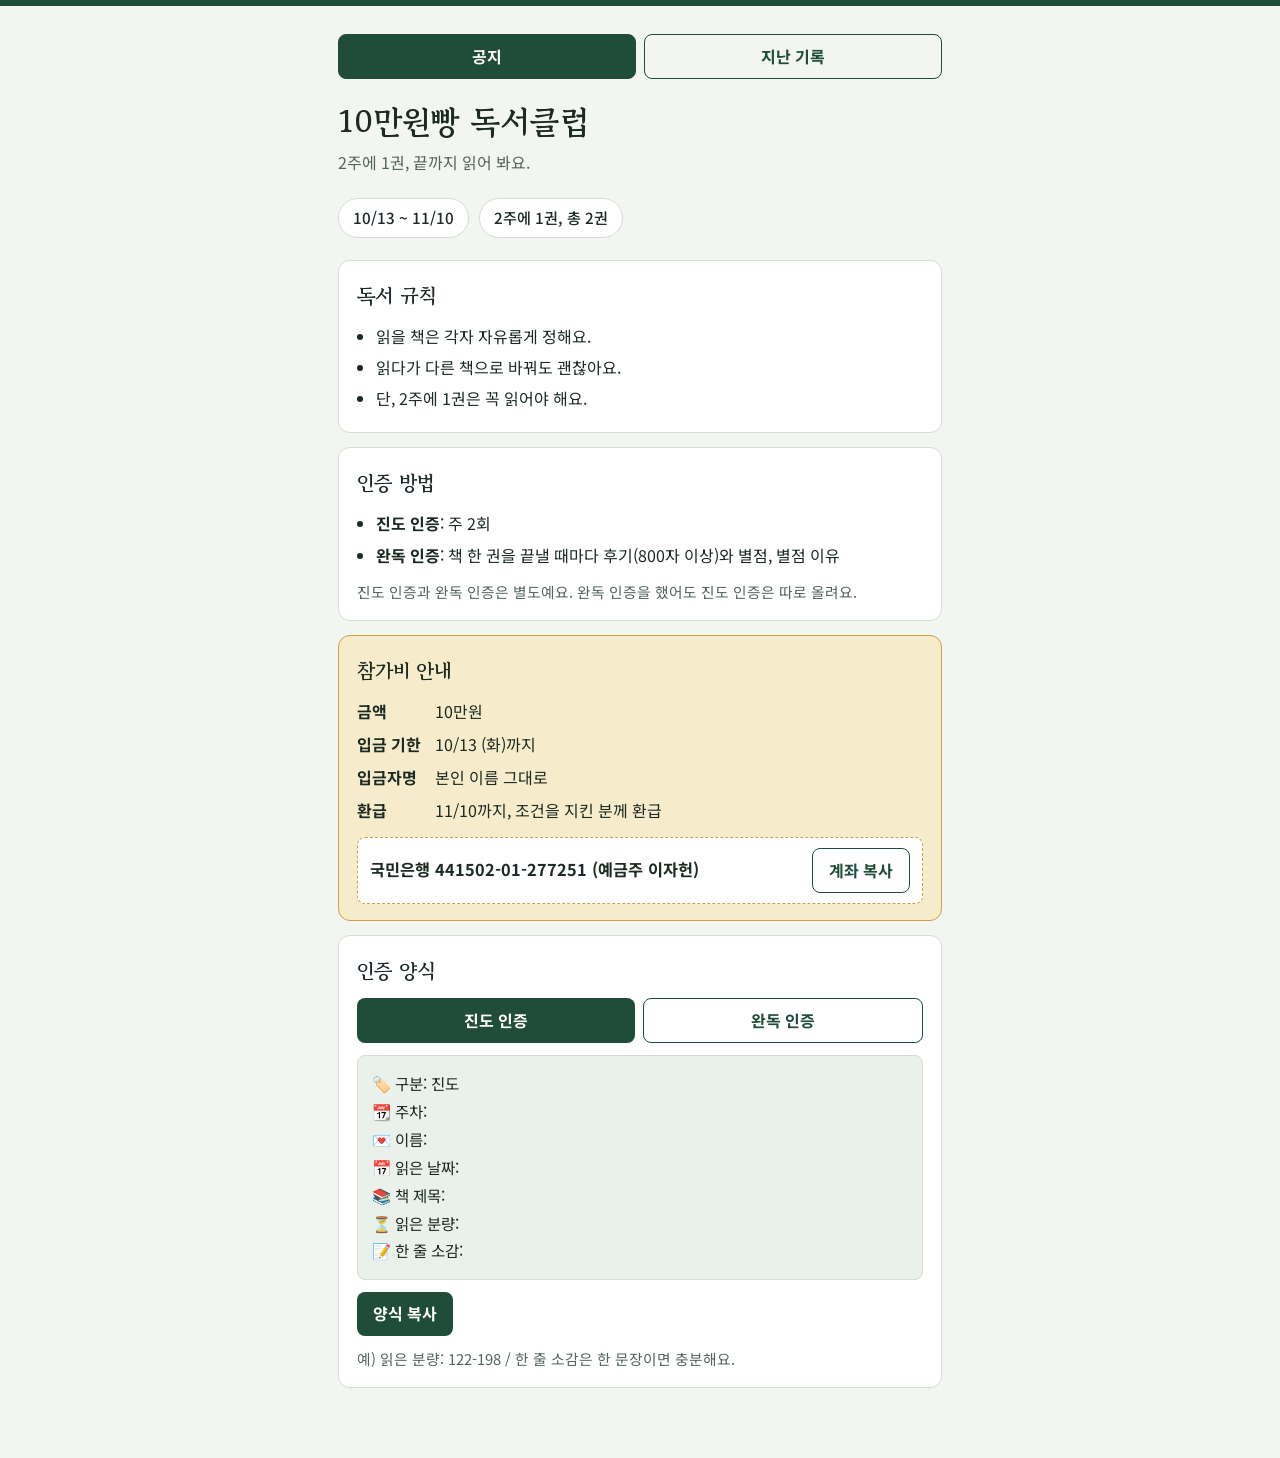
<file: index.html>
<!DOCTYPE html>
<html lang="ko">
<head>
<meta charset="utf-8">
<meta name="viewport" content="width=device-width, initial-scale=1, viewport-fit=cover">
<title>10만원빵 독서클럽</title>
<link rel="preconnect" href="https://fonts.googleapis.com">
<link rel="preconnect" href="https://fonts.gstatic.com" crossorigin>
<link href="https://fonts.googleapis.com/css2?family=Gowun+Batang:wght@400;700&family=Noto+Sans+KR:wght@400;500;700&display=swap" rel="stylesheet">
<link rel="stylesheet" href="assets/style.css">
</head>
<body>
<main>
  <nav class="seg" aria-label="페이지 이동"><a href="index.html" aria-current="page">공지</a><a href="records.html">지난 기록</a></nav>
  <h1>10만원빵 독서클럽</h1>
  <p class="lead">2주에 1권, 끝까지 읽어 봐요.</p>
  <div class="dates">
    <span class="chip">10/13 ~ 11/10</span>
    <span class="chip">2주에 1권, 총 2권</span>
  </div>

  <section>
    <h2>독서 규칙</h2>
    <ul>
      <li>읽을 책은 각자 자유롭게 정해요.</li>
      <li>읽다가 다른 책으로 바꿔도 괜찮아요.</li>
      <li>단, 2주에 1권은 꼭 읽어야 해요.</li>
    </ul>
  </section>

  <section>
    <h2>인증 방법</h2>
    <ul>
      <li><b>진도 인증</b>: 주 2회</li>
      <li><b>완독 인증</b>: 책 한 권을 끝낼 때마다 후기(800자 이상)와 별점, 별점 이유</li>
    </ul>
    <p class="note">진도 인증과 완독 인증은 별도예요. 완독 인증을 했어도 진도 인증은 따로 올려요.</p>
  </section>

  <section class="money">
    <h2>참가비 안내</h2>
    <dl>
      <dt>금액</dt><dd>10만원</dd>
      <dt>입금 기한</dt><dd>10/13 (화)까지</dd>
      <dt>입금자명</dt><dd>본인 이름 그대로</dd>
      <dt>환급</dt><dd>11/10까지, 조건을 지킨 분께 환급</dd>
    </dl>
    <div class="acct">
      <code id="acct">국민은행 441502-01-277251 (예금주 이자헌)</code>
      <button class="ghost" data-copy-id="acct">계좌 복사</button>
    </div>
  </section>

  <section>
    <h2>인증 양식</h2>
    <div class="tabs" role="tablist">
      <button role="tab" id="tab-p" aria-selected="true" aria-controls="panel">진도 인증</button>
      <button role="tab" id="tab-c" aria-selected="false" aria-controls="panel">완독 인증</button>
    </div>
    <div id="panel" role="tabpanel">
      <pre id="form"></pre>
      <button id="copyForm">양식 복사</button>
      <p class="note" id="formNote"></p>
    </div>
  </section>
</main>
<div class="toast" id="toast" role="status" aria-live="polite">복사했어요</div>
<script>
var FORMS = {
  p: {
    text: ["🏷️ 구분: 진도","📆 주차: ","💌 이름: ","📅 읽은 날짜: ","📚 책 제목: ","⏳ 읽은 분량: ","📝 한 줄 소감: "].join("\n"),
    note: "예) 읽은 분량: 122-198 / 한 줄 소감은 한 문장이면 충분해요."
  },
  c: {
    text: ["🏷️ 구분: 완독","📆 주차: ","💌 이름: ","📅 완독 날짜: ","📚 책 제목: ","⏳ 총 페이지: ","⭐️ 별점: ","⭐️ 별점 이유(한 줄): ","📝 후기(800자 이상): "].join("\n"),
    note: "예) 주차: 3-4주차 / 총 페이지: 325p / 별점: 4.0"
  }
};
var current = "p";
var pre = document.getElementById("form");
var note = document.getElementById("formNote");
var tabP = document.getElementById("tab-p");
var tabC = document.getElementById("tab-c");

function show(key){
  current = key;
  pre.textContent = FORMS[key].text;
  note.textContent = FORMS[key].note;
  tabP.setAttribute("aria-selected", key === "p" ? "true" : "false");
  tabC.setAttribute("aria-selected", key === "c" ? "true" : "false");
}
tabP.addEventListener("click", function(){ show("p"); });
tabC.addEventListener("click", function(){ show("c"); });

var toast = document.getElementById("toast");
var timer;
function flash(msg){
  toast.textContent = msg;
  toast.classList.add("on");
  clearTimeout(timer);
  timer = setTimeout(function(){ toast.classList.remove("on"); }, 1600);
}
function fallbackCopy(text){
  var ta = document.createElement("textarea");
  ta.value = text;
  ta.setAttribute("readonly", "");
  ta.style.position = "fixed";
  ta.style.opacity = "0";
  document.body.appendChild(ta);
  ta.select();
  var ok = false;
  try { ok = document.execCommand("copy"); } catch (e) { ok = false; }
  document.body.removeChild(ta);
  return ok;
}
function copyText(text){
  if (navigator.clipboard && navigator.clipboard.writeText) {
    navigator.clipboard.writeText(text).then(function(){ flash("복사했어요"); }, function(){
      flash(fallbackCopy(text) ? "복사했어요" : "길게 눌러 직접 복사해 주세요");
    });
  } else {
    flash(fallbackCopy(text) ? "복사했어요" : "길게 눌러 직접 복사해 주세요");
  }
}
document.getElementById("copyForm").addEventListener("click", function(){ copyText(FORMS[current].text); });
document.querySelector("[data-copy-id]").addEventListener("click", function(e){
  copyText(document.getElementById(e.currentTarget.getAttribute("data-copy-id")).textContent);
});
show("p");
</script>
</body>
</html>
</file>
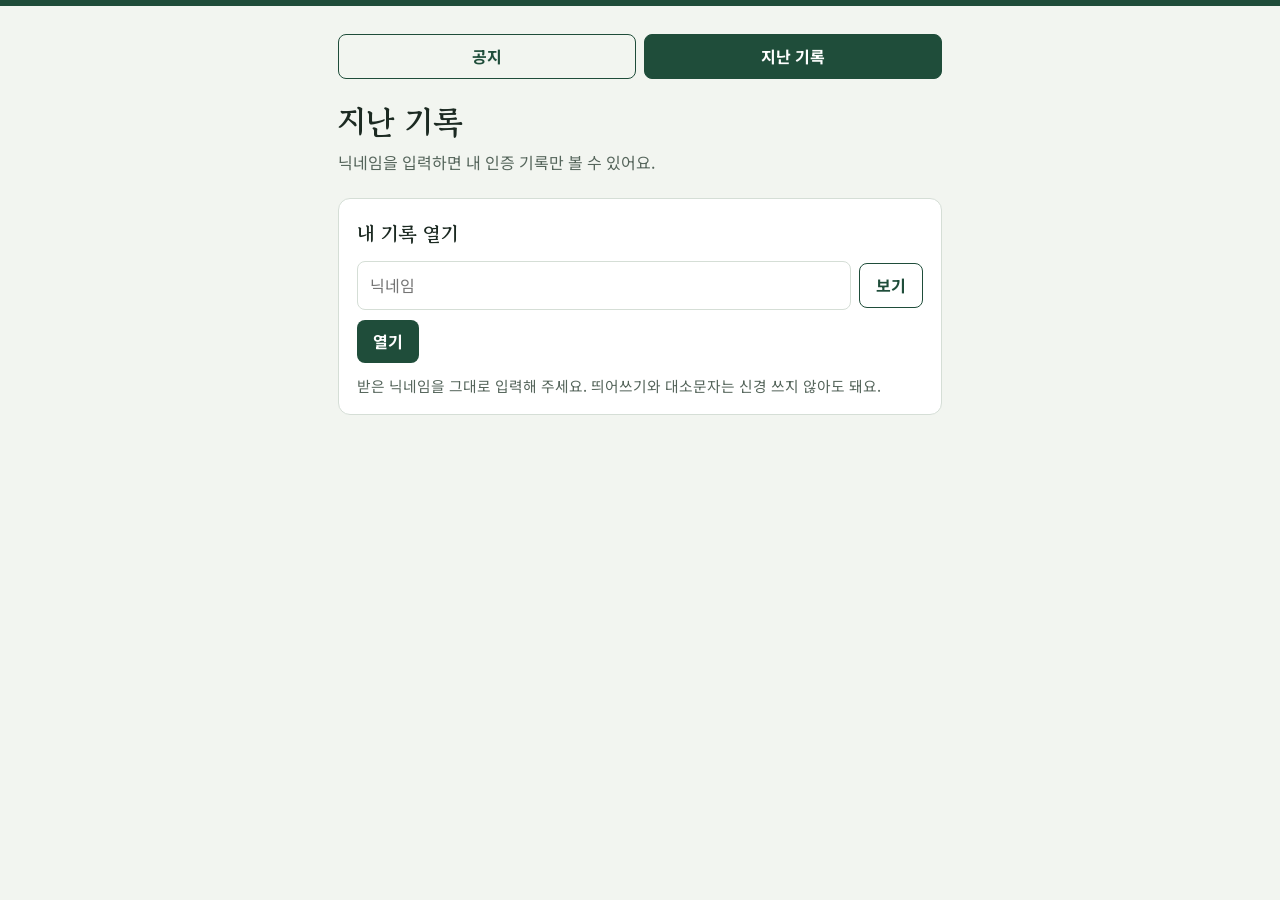
<file: records.html>
<!DOCTYPE html>
<html lang="ko">
<head>
<meta charset="utf-8">
<meta name="viewport" content="width=device-width, initial-scale=1, viewport-fit=cover">
<title>지난 기록 · 10만원빵 독서클럽</title>
<link rel="preconnect" href="https://fonts.googleapis.com">
<link rel="preconnect" href="https://fonts.gstatic.com" crossorigin>
<link href="https://fonts.googleapis.com/css2?family=Gowun+Batang:wght@400;700&family=Noto+Sans+KR:wght@400;500;700&display=swap" rel="stylesheet">
<link rel="stylesheet" href="assets/style.css">
</head>
<body>
<main>
  <nav class="seg" aria-label="페이지 이동"><a href="index.html">공지</a><a href="records.html" aria-current="page">지난 기록</a></nav>
  <h1>지난 기록</h1>
  <p class="lead">닉네임을 입력하면 내 인증 기록만 볼 수 있어요.</p>
  <section id="login">
    <h2>내 기록 열기</h2>
    <div class="row">
      <input id="nick" type="password" autocomplete="off" autocapitalize="off" spellcheck="false" aria-label="닉네임" placeholder="닉네임">
      <button class="ghost" id="peek" type="button">보기</button>
    </div>
    <div class="row" style="margin-top:10px"><button id="go" type="button">열기</button></div>
    <p class="note">받은 닉네임을 그대로 입력해 주세요. 띄어쓰기와 대소문자는 신경 쓰지 않아도 돼요.</p>
    <div id="msg" class="err" role="alert" hidden></div>
  </section>
  <div id="mine" hidden>
    <div class="row" style="justify-content:space-between"><h2 id="who" style="margin:0"></h2><button class="ghost" id="out" type="button">닫기</button></div>
    <div class="tabs" id="mtabs" role="tablist" style="margin-top:14px"></div>
    <div id="rec-panel"></div>
  </div>
</main>
<script src="assets/records.js"></script>
</body>
</html>
</file>
<file: assets/style.css>
:root{
  --bg:#F2F5F0; --surface:#FFFFFF; --ink:#1C2A22; --muted:#55655B; --line:#D5DED6;
  --accent:#1F4D3A; --accent-ink:#FFFFFF; --warn-bg:#F6EBCB; --warn-line:#C9A24A; --code:#EAF0EA;
  box-sizing:border-box;
  padding-top:env(safe-area-inset-top,0px); padding-bottom:env(safe-area-inset-bottom,0px);
}
@media (prefers-color-scheme: dark){
  :root:not([data-theme="light"]){
    --bg:#0F1A15; --surface:#172620; --ink:#E4EDE6; --muted:#9DB2A5; --line:#2A3D33;
    --accent:#7FC8A0; --accent-ink:#0B1511; --warn-bg:#2E2A14; --warn-line:#8C7A2E; --code:#121F19;
  }
}
:root[data-theme="dark"]{
  --bg:#0F1A15; --surface:#172620; --ink:#E4EDE6; --muted:#9DB2A5; --line:#2A3D33;
  --accent:#7FC8A0; --accent-ink:#0B1511; --warn-bg:#2E2A14; --warn-line:#8C7A2E; --code:#121F19;
}
html{scroll-padding-top:env(safe-area-inset-top,0px)}
*{box-sizing:border-box}
body{margin:0;border-top:6px solid var(--accent);background:var(--bg);color:var(--ink);font-family:"Noto Sans KR","Apple SD Gothic Neo","Malgun Gothic",sans-serif;line-height:1.7;font-size:16px}
main{max-width:640px;margin:0 auto;padding:28px 18px 56px}
h1{font-family:"Gowun Batang","Noto Serif KR",serif;font-weight:700;font-size:2rem;line-height:1.3;margin:0 0 6px}
h2{font-family:"Gowun Batang","Noto Serif KR",serif;font-size:1.25rem;margin:0 0 10px}
.lead{color:var(--muted);margin:0 0 22px}
.dates{display:flex;gap:10px;flex-wrap:wrap;margin:0 0 22px}
.chip{background:var(--surface);border:1px solid var(--line);border-radius:999px;padding:6px 14px;font-weight:500;font-size:.95rem}
section{background:var(--surface);border:1px solid var(--line);border-radius:12px;padding:18px 18px 16px;margin:0 0 14px}
ul{margin:0;padding-left:1.2em}
li{margin:4px 0}
.note{color:var(--muted);font-size:.92rem;margin:10px 0 0}
.money{background:var(--warn-bg);border-color:var(--warn-line)}
dl{margin:0;display:grid;grid-template-columns:auto 1fr;gap:6px 14px}
dt{font-weight:700}
dd{margin:0}
.acct{display:flex;gap:10px;align-items:center;justify-content:space-between;flex-wrap:wrap;background:var(--surface);border:1px dashed var(--warn-line);border-radius:8px;padding:10px 12px;margin-top:12px}
.acct code{font-family:inherit;font-weight:700;font-size:1.02rem;word-break:keep-all}
button{font:inherit;cursor:pointer;border:0;border-radius:8px;background:var(--accent);color:var(--accent-ink);padding:8px 16px;font-weight:700;min-height:40px}
button:focus-visible{outline:3px solid var(--accent);outline-offset:2px}
button.ghost{background:transparent;color:var(--accent);border:1px solid var(--accent)}
.tabs{display:flex;gap:8px;margin:0 0 12px}
.tabs button{flex:1}
.tabs button[aria-selected="false"]{background:transparent;color:var(--accent);border:1px solid var(--accent)}
pre{background:var(--code);border:1px solid var(--line);border-radius:8px;padding:14px;margin:0 0 12px;white-space:pre-wrap;word-break:keep-all;font-family:inherit;font-size:.97rem;line-height:1.8;overflow-x:auto}
.toast{position:fixed;left:50%;bottom:calc(24px + env(safe-area-inset-bottom,0px));transform:translateX(-50%);background:var(--ink);color:var(--bg);padding:10px 18px;border-radius:999px;font-weight:500;opacity:0;pointer-events:none;transition:opacity .2s}
.toast.on{opacity:1}
@media (prefers-reduced-motion: reduce){.toast{transition:none}}

.seg{display:flex;gap:8px;margin:0 0 22px}
.seg button{flex:1;background:transparent;color:var(--accent);border:1px solid var(--accent)}
.seg button[aria-pressed="true"]{background:var(--accent);color:var(--accent-ink)}
.stat{display:flex;gap:10px;flex-wrap:wrap;margin:0 0 14px}
.person h3{font-family:"Gowun Batang","Noto Serif KR",serif;font-size:1.15rem;margin:0 0 6px;display:flex;justify-content:space-between;align-items:baseline;gap:8px}
.person h3 span{font-family:"Noto Sans KR",sans-serif;font-size:.85rem;font-weight:400;color:var(--muted)}
.book{border-top:1px solid var(--line)}
.bk{width:100%;text-align:left;background:transparent;color:var(--ink);border:0;border-radius:0;padding:12px 2px;min-height:52px;display:flex;gap:10px;align-items:center;justify-content:space-between;font-weight:500}
.bk .t{display:block;font-weight:700;color:var(--accent)}
.bk .m{display:block;font-size:.88rem;color:var(--muted);font-weight:400}
.st{flex:none;font-size:.8rem;font-weight:700;border-radius:999px;padding:2px 10px;border:1px solid var(--accent);color:var(--accent)}
.st.done{background:var(--accent);color:var(--accent-ink)}
.bk[aria-expanded="true"] .t{text-decoration:underline}
.log{padding:2px 0 12px}
.entry{border-left:3px solid var(--line);padding:2px 0 2px 12px;margin:10px 0}
.entry.fin{border-left-color:var(--accent)}
.entry .h{font-size:.86rem;color:var(--muted);margin:0 0 2px}
.entry p{margin:0 0 6px;white-space:pre-line}
.entry .rv{margin-top:8px;padding-top:8px;border-top:1px dashed var(--line);white-space:pre-line}
.empty{text-align:center;color:var(--muted);padding:34px 10px}

.seg a{flex:1;text-align:center;text-decoration:none;color:var(--accent);border:1px solid var(--accent);border-radius:8px;padding:8px 16px;font-weight:700;min-height:40px;display:flex;align-items:center;justify-content:center}
.seg a[aria-current="page"]{background:var(--accent);color:var(--accent-ink)}
.row{display:flex;gap:8px;align-items:center}
input[type=password],input[type=text]{flex:1;min-width:0;font:inherit;padding:10px 12px;border:1px solid var(--line);border-radius:8px;background:var(--surface);color:var(--ink);min-height:44px}
input:focus-visible{outline:3px solid var(--accent);outline-offset:2px}
.err{border-left:4px solid #B3261E;background:var(--warn-bg);padding:8px 12px;margin-top:12px;border-radius:4px}
button:disabled{opacity:.6;cursor:default}
</file>
